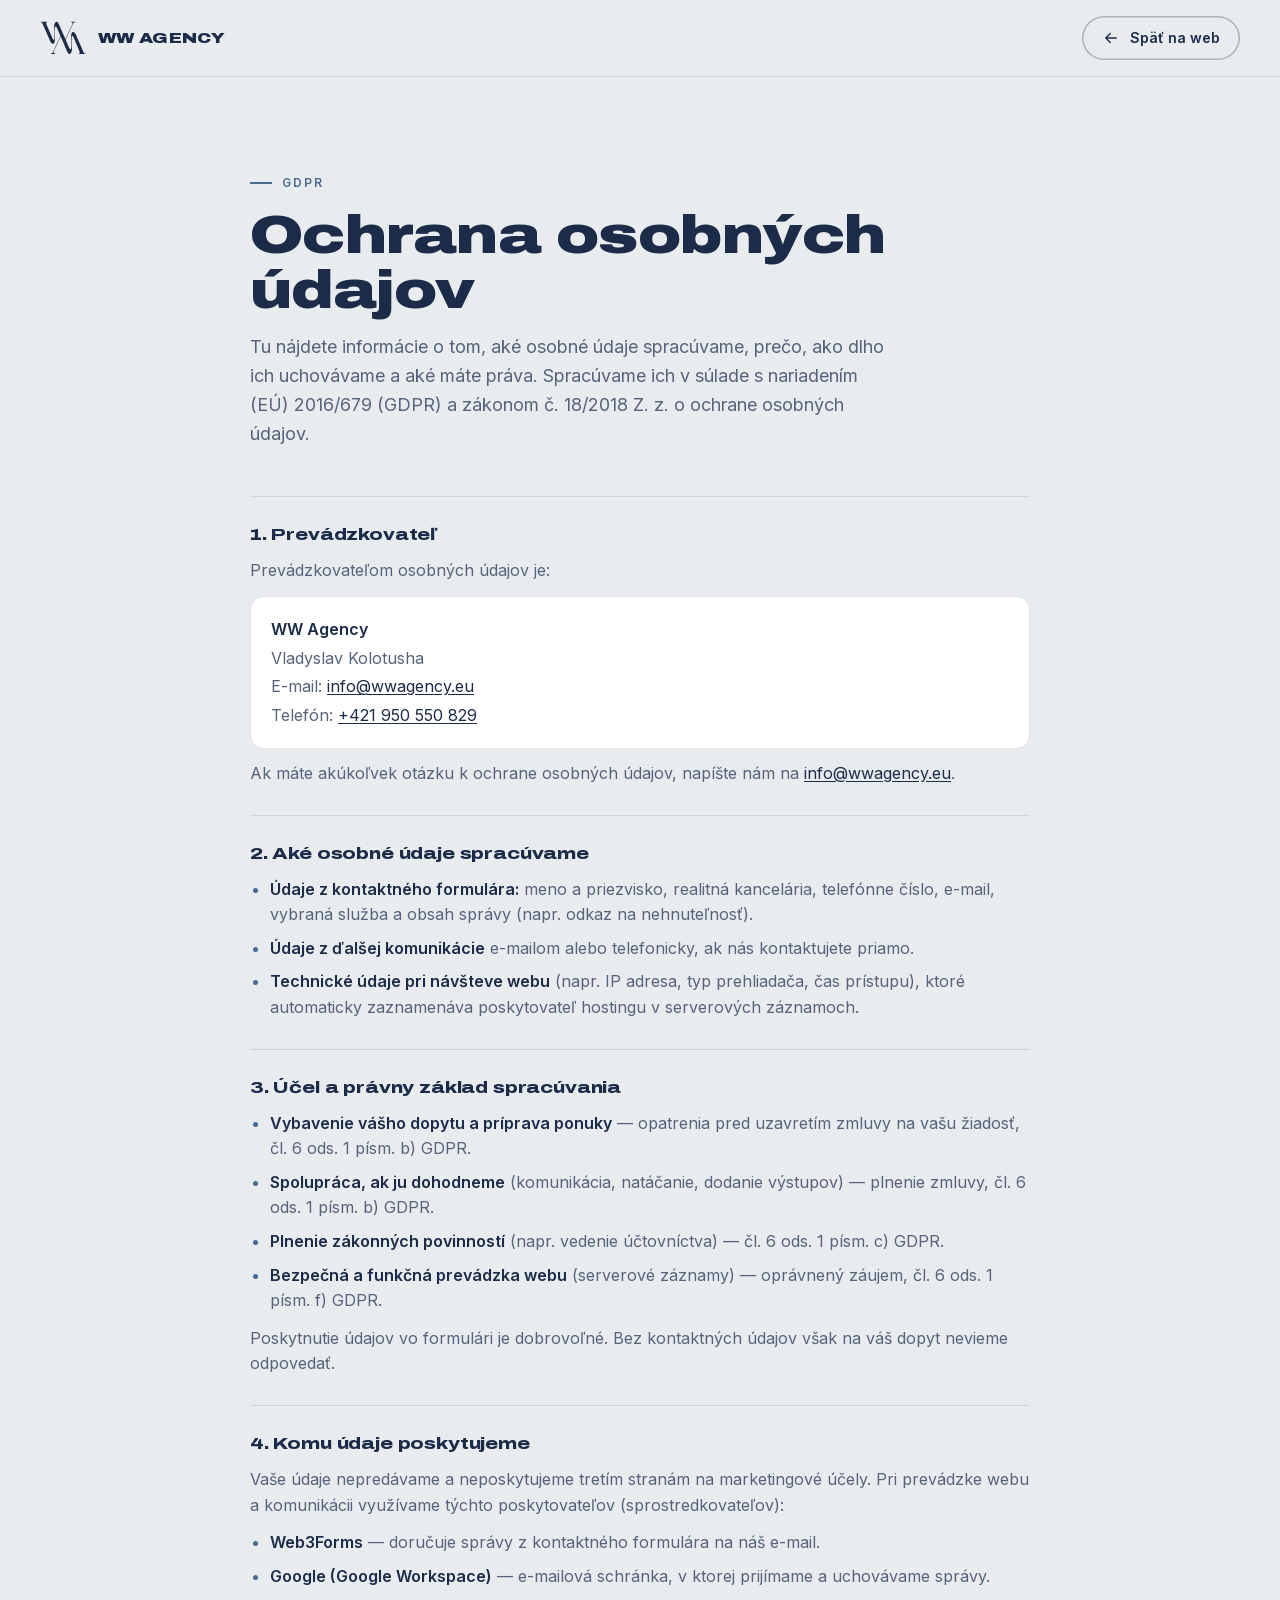
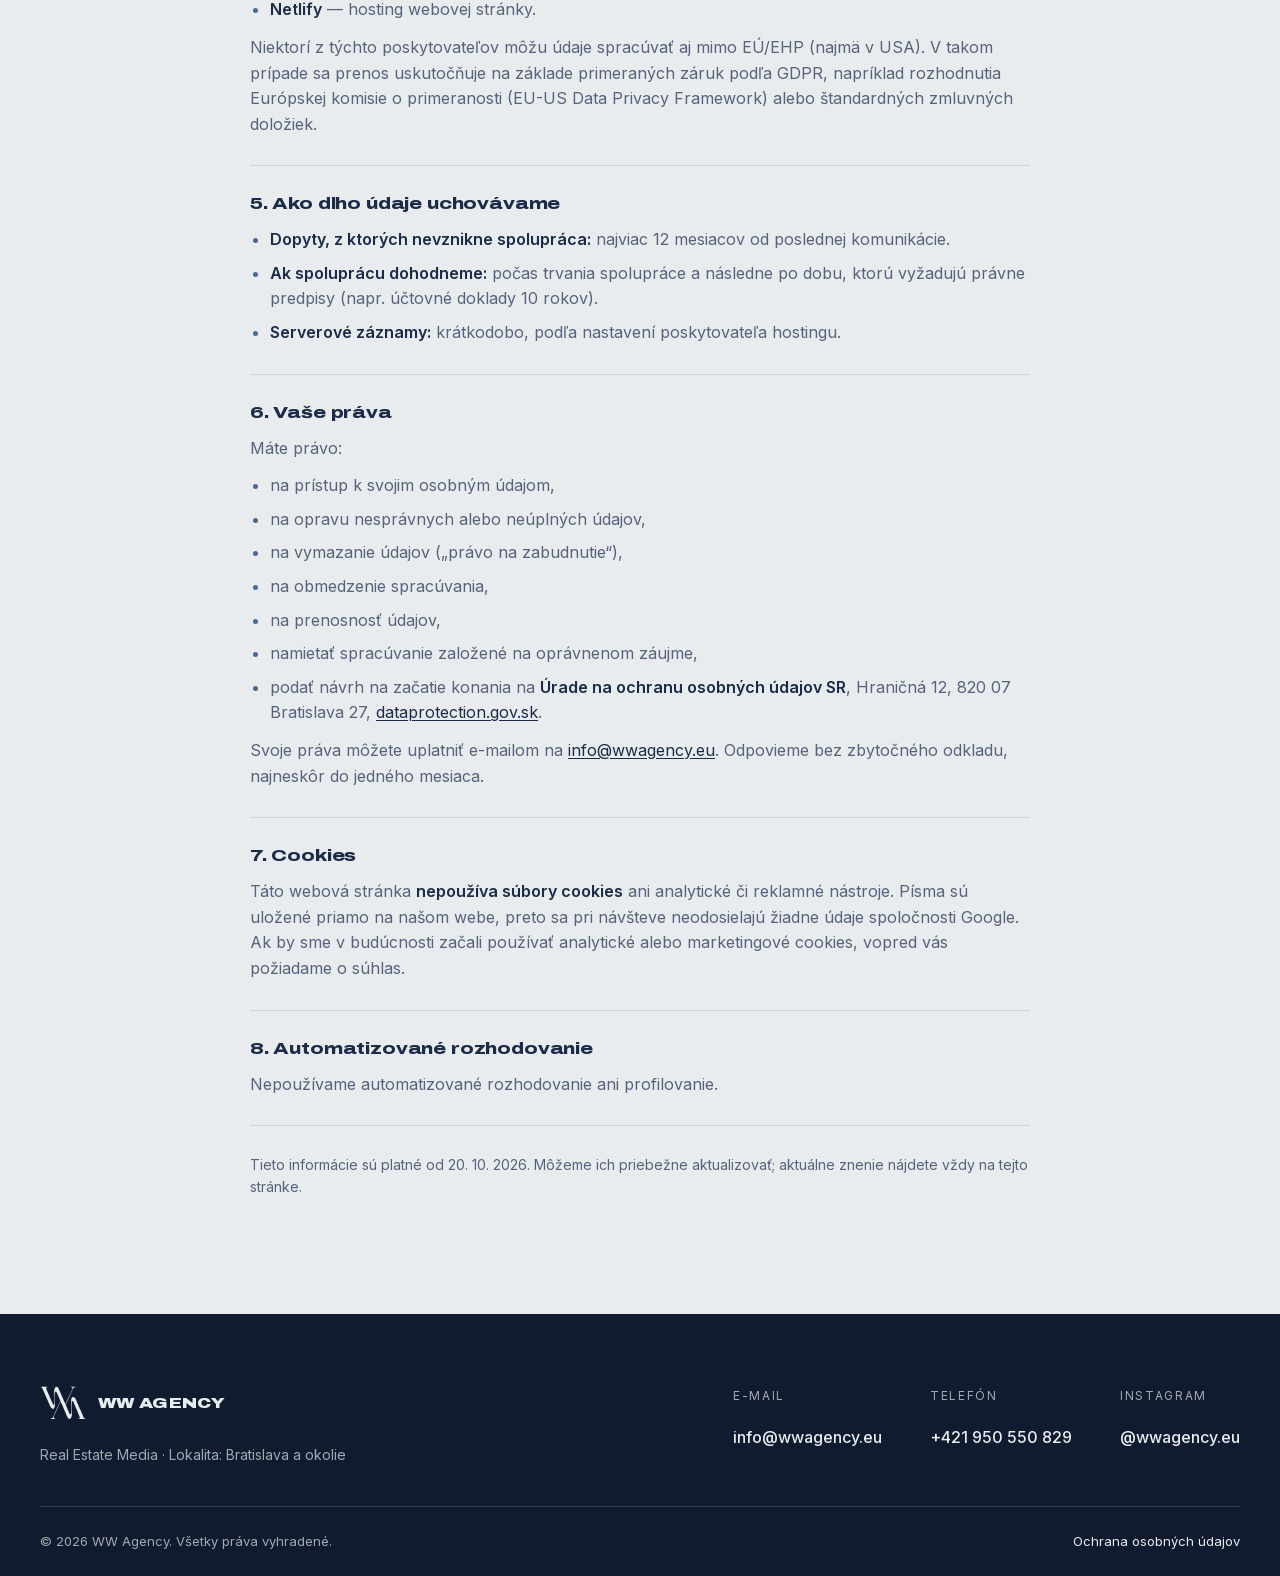
<file: public/ochrana-osobnych-udajov.html>
<!doctype html>
<html lang="sk">
<head>
  <meta charset="utf-8">
  <meta name="viewport" content="width=device-width, initial-scale=1">
  <title>Ochrana osobných údajov | WW Agency</title>
  <meta name="description" content="Informácie o spracúvaní osobných údajov na webe wwagency.eu.">
  <link rel="canonical" href="https://wwagency.eu/ochrana-osobnych-udajov">
  <meta name="theme-color" content="#1C2B48">
  <link rel="icon" href="/favicon.ico" sizes="48x48">
  <link rel="icon" href="assets/favicon.svg" type="image/svg+xml">
  <link rel="apple-touch-icon" href="apple-touch-icon.png">
  <link rel="manifest" href="site.webmanifest">
  <link rel="stylesheet" href="css/fonts.css">
  <link rel="stylesheet" href="css/style.css">
</head>
<body>
  <svg width="0" height="0" style="position:absolute" aria-hidden="true">
    <symbol id="logo" viewBox="158 468 357 262"><path fill="currentColor" d="M162.641 473.192C168.22 473.174 213.149 472.294 215.073 474.163C212.877 478.06 201.959 477.78 206.94 489.64C223.452 528.96 240.158 568.25 257.499 607.213C262.738 618.984 268.389 611.545 269.041 602.915C270.554 574.551 266.311 546.205 267.384 517.805C268.083 504.556 269.143 470.731 289.469 473.455C298.729 474.695 306.418 495.911 309.913 503.665C313.243 511.054 316.631 519.284 319.851 526.77L355.623 609.017C364.058 592.216 371.829 572.255 380.18 554.976C389.331 534.8 399.286 514.95 407.746 494.474C415.758 475.083 403.929 480.107 397.013 475.081L396.892 473.906C398.218 472.768 429.431 472.835 432.842 473.345L433.282 474.652C431.813 478.199 426.139 476.139 422.573 478.61C415.278 483.668 412.351 492.787 408.717 500.674L395.587 529.289C382.895 556.957 369.572 585.27 357.47 613.11C363.589 627.579 369.812 642.001 376.138 656.383C379.644 664.487 382.762 673.152 386.792 680.988C387.665 682.687 388.74 684.427 390.3 685.583C391.296 686.325 392.484 686.704 393.723 686.482C398.639 685.601 400.739 677.339 401.333 673.257C405.312 645.942 392.873 576.62 405.171 557.099C406.726 554.63 408.928 552.713 411.849 552.141C418.816 550.777 426.027 556.933 429.926 562.019C437.83 572.327 443.165 588.026 448.47 600.041L478.553 668.568C484.636 682.652 490.437 696.742 497.046 710.586C501.175 719.233 506.296 717.09 510.812 721.102L510.285 722.795L508.634 723.151C502.635 723.163 460.269 723.648 458.357 722.462L458.131 721.464C459.513 719.56 463.48 719.093 466.201 716.594C467.057 714.702 467.314 713.114 467.193 711.053C466.803 704.356 422.495 602.185 416.634 590.17C415.326 587.489 413.846 584.578 411.572 582.599C406.58 581.869 404.9 588.026 404.622 591.954C402.579 620.864 407.383 649.93 406.2 678.921C405.689 691.451 404.71 713.949 392.864 721.411C385.543 726.024 377.44 720.144 373.869 713.75C367.701 703.439 363.279 691.796 358.489 680.667L331.347 617.402C327.851 609.361 322.084 594.979 318.101 587.592L317.815 587.066C306.381 614.307 292.923 640.711 280.949 667.897C275.577 680.089 264.891 698.715 263.685 712.262C262.935 720.67 274.864 718.416 277.128 720.424L277.17 721.931C275.531 723.572 272.776 723.466 270.622 723.169C265.937 722.521 242.491 724.389 239.901 721.978L240.421 720.646C243.231 718.673 247.341 719.21 249.914 717.89C257.793 713.856 262.466 700.706 265.907 693.116L278.443 665.561L316.378 583.167C308.176 563.45 298.979 543.505 290.574 523.804C288.542 519.041 285.665 510.185 280.169 509.368C259.91 515.89 283.492 619.533 268.797 638.264C262.179 646.696 257.912 646.544 248.685 639.269C238.531 631.269 233.645 615.218 228.278 603.674C209.837 564.022 193.659 523.062 175.076 483.54C172.213 477.444 163.67 478.208 162.641 473.192Z"/></symbol>
  </svg>

  <header class="header header--static">
    <div class="container header__inner">
      <a class="brand" href="./" aria-label="WW Agency — hlavná stránka">
        <svg class="brand__mark" aria-hidden="true"><use href="#logo"/></svg>
        <span class="brand__name">WW Agency</span>
      </a>
      <a class="btn btn--ghost btn--sm header__back" href="./">
        <svg class="btn__icon" viewBox="0 0 24 24" aria-hidden="true"><path d="M19 12H5M11 6l-6 6 6 6"/></svg>
        <span>Späť<span class="hide-sm"> na web</span></span>
      </a>
    </div>
  </header>

  <main id="main" class="legal">
    <div class="container legal__inner">
      <span class="eyebrow">GDPR</span>
      <h1 class="h2">Ochrana osobných údajov</h1>
      <p class="lead">Tu nájdete informácie o tom, aké osobné údaje spracúvame, prečo, ako dlho ich uchovávame a aké máte práva. Spracúvame ich v súlade s nariadením (EÚ) 2016/679 (GDPR) a zákonom č. 18/2018 Z. z. o ochrane osobných údajov.</p>

      <div class="legal__body">
        <section>
          <h2 class="h4">1. Prevádzkovateľ</h2>
          <p>Prevádzkovateľom osobných údajov je:</p>
          <p class="legal__card">
            <strong>WW Agency</strong><br>
            Vladyslav Kolotusha<br>
            E-mail: <a href="mailto:info@wwagency.eu">info@wwagency.eu</a><br>
            Telefón: <a href="tel:+421950550829">+421 950 550 829</a>
          </p>
          <p>Ak máte akúkoľvek otázku k ochrane osobných údajov, napíšte nám na <a href="mailto:info@wwagency.eu">info@wwagency.eu</a>.</p>
        </section>

        <section>
          <h2 class="h4">2. Aké osobné údaje spracúvame</h2>
          <ul>
            <li><strong>Údaje z kontaktného formulára:</strong> meno a priezvisko, realitná kancelária, telefónne číslo, e-mail, vybraná služba a obsah správy (napr. odkaz na nehnuteľnosť).</li>
            <li><strong>Údaje z ďalšej komunikácie</strong> e-mailom alebo telefonicky, ak nás kontaktujete priamo.</li>
            <li><strong>Technické údaje pri návšteve webu</strong> (napr. IP adresa, typ prehliadača, čas prístupu), ktoré automaticky zaznamenáva poskytovateľ hostingu v serverových záznamoch.</li>
          </ul>
        </section>

        <section>
          <h2 class="h4">3. Účel a právny základ spracúvania</h2>
          <ul>
            <li><strong>Vybavenie vášho dopytu a príprava ponuky</strong> — opatrenia pred uzavretím zmluvy na vašu žiadosť, čl. 6 ods. 1 písm. b) GDPR.</li>
            <li><strong>Spolupráca, ak ju dohodneme</strong> (komunikácia, natáčanie, dodanie výstupov) — plnenie zmluvy, čl. 6 ods. 1 písm. b) GDPR.</li>
            <li><strong>Plnenie zákonných povinností</strong> (napr. vedenie účtovníctva) — čl. 6 ods. 1 písm. c) GDPR.</li>
            <li><strong>Bezpečná a funkčná prevádzka webu</strong> (serverové záznamy) — oprávnený záujem, čl. 6 ods. 1 písm. f) GDPR.</li>
          </ul>
          <p>Poskytnutie údajov vo formulári je dobrovoľné. Bez kontaktných údajov však na váš dopyt nevieme odpovedať.</p>
        </section>

        <section>
          <h2 class="h4">4. Komu údaje poskytujeme</h2>
          <p>Vaše údaje nepredávame a neposkytujeme tretím stranám na marketingové účely. Pri prevádzke webu a komunikácii využívame týchto poskytovateľov (sprostredkovateľov):</p>
          <ul>
            <li><strong>Web3Forms</strong> — doručuje správy z kontaktného formulára na náš e-mail.</li>
            <li><strong>Google (Google Workspace)</strong> — e-mailová schránka, v ktorej prijímame a uchovávame správy.</li>
            <li><strong>Netlify</strong> — hosting webovej stránky.</li>
          </ul>
          <p>Niektorí z týchto poskytovateľov môžu údaje spracúvať aj mimo EÚ/EHP (najmä v USA). V takom prípade sa prenos uskutočňuje na základe primeraných záruk podľa GDPR, napríklad rozhodnutia Európskej komisie o primeranosti (EU-US Data Privacy Framework) alebo štandardných zmluvných doložiek.</p>
        </section>

        <section>
          <h2 class="h4">5. Ako dlho údaje uchovávame</h2>
          <ul>
            <li><strong>Dopyty, z ktorých nevznikne spolupráca:</strong> najviac 12 mesiacov od poslednej komunikácie.</li>
            <li><strong>Ak spoluprácu dohodneme:</strong> počas trvania spolupráce a následne po dobu, ktorú vyžadujú právne predpisy (napr. účtovné doklady 10 rokov).</li>
            <li><strong>Serverové záznamy:</strong> krátkodobo, podľa nastavení poskytovateľa hostingu.</li>
          </ul>
        </section>

        <section>
          <h2 class="h4">6. Vaše práva</h2>
          <p>Máte právo:</p>
          <ul>
            <li>na prístup k svojim osobným údajom,</li>
            <li>na opravu nesprávnych alebo neúplných údajov,</li>
            <li>na vymazanie údajov („právo na zabudnutie“),</li>
            <li>na obmedzenie spracúvania,</li>
            <li>na prenosnosť údajov,</li>
            <li>namietať spracúvanie založené na oprávnenom záujme,</li>
            <li>podať návrh na začatie konania na <strong>Úrade na ochranu osobných údajov SR</strong>, Hraničná 12, 820 07 Bratislava 27, <a href="https://dataprotection.gov.sk" target="_blank" rel="noopener">dataprotection.gov.sk</a>.</li>
          </ul>
          <p>Svoje práva môžete uplatniť e-mailom na <a href="mailto:info@wwagency.eu">info@wwagency.eu</a>. Odpovieme bez zbytočného odkladu, najneskôr do jedného mesiaca.</p>
        </section>

        <section>
          <h2 class="h4">7. Cookies</h2>
          <p>Táto webová stránka <strong>nepoužíva súbory cookies</strong> ani analytické či reklamné nástroje. Písma sú uložené priamo na našom webe, preto sa pri návšteve neodosielajú žiadne údaje spoločnosti Google. Ak by sme v budúcnosti začali používať analytické alebo marketingové cookies, vopred vás požiadame o súhlas.</p>
        </section>

        <section>
          <h2 class="h4">8. Automatizované rozhodovanie</h2>
          <p>Nepoužívame automatizované rozhodovanie ani profilovanie.</p>
        </section>

        <p class="legal__date">Tieto informácie sú platné od 20. 10. 2026. Môžeme ich priebežne aktualizovať; aktuálne znenie nájdete vždy na tejto stránke.</p>
      </div>
    </div>
  </main>

  <footer class="footer">
    <div class="container footer__inner">
      <div class="footer__brand">
        <a class="brand brand--light" href="./">
          <svg class="brand__mark" aria-hidden="true"><use href="#logo"/></svg>
          <span class="brand__name">WW Agency</span>
        </a>
        <p class="footer__tag">Real Estate Media · Lokalita: Bratislava a okolie</p>
      </div>
      <ul class="footer__links">
        <li><span>E-mail</span><a href="mailto:info@wwagency.eu">info@wwagency.eu</a></li>
        <li><span>Telefón</span><a href="tel:+421950550829">+421 950 550 829</a></li>
        <li><span>Instagram</span><a href="https://www.instagram.com/wwagency.eu/" target="_blank" rel="noopener">@wwagency.eu</a></li>
      </ul>
    </div>
    <div class="container footer__bottom">
      <div class="footer__bottom-inner">
        <p>© 2026 WW Agency. Všetky práva vyhradené.</p>
        <a href="ochrana-osobnych-udajov.html" aria-current="page">Ochrana osobných údajov</a>
      </div>
    </div>
  </footer>
</body>
</html>
</file>
<file: public/css/fonts.css>
/* Self-hosted fonts (no requests to Google → GDPR-friendly).
   Archivo, Inter, Italianno — SIL Open Font License. Subsets: latin + latin-ext (Slovak). */

/* Archivo — latin-ext */
@font-face {
  font-family: 'Archivo';
  font-style: normal;
  font-weight: 500 900;
  font-stretch: 62% 125%;
  font-display: swap;
  src: url(../fonts/archivo-latin-ext.woff2) format('woff2');
  unicode-range: U+0100-02BA, U+02BD-02C5, U+02C7-02CC, U+02CE-02D7, U+02DD-02FF, U+0304, U+0308, U+0329, U+1D00-1DBF, U+1E00-1E9F, U+1EF2-1EFF, U+2020, U+20A0-20AB, U+20AD-20C4, U+2113, U+2C60-2C7F, U+A720-A7FF;
}

/* Archivo — latin */
@font-face {
  font-family: 'Archivo';
  font-style: normal;
  font-weight: 500 900;
  font-stretch: 62% 125%;
  font-display: swap;
  src: url(../fonts/archivo-latin.woff2) format('woff2');
  unicode-range: U+0000-00FF, U+0131, U+0152-0153, U+02BB-02BC, U+02C6, U+02DA, U+02DC, U+0304, U+0308, U+0329, U+2000-206F, U+20AC, U+2122, U+2191, U+2193, U+2212, U+2215, U+FEFF, U+FFFD;
}

/* Inter — latin-ext */
@font-face {
  font-family: 'Inter';
  font-style: normal;
  font-weight: 400 600;
  font-display: swap;
  src: url(../fonts/inter-latin-ext.woff2) format('woff2');
  unicode-range: U+0100-02BA, U+02BD-02C5, U+02C7-02CC, U+02CE-02D7, U+02DD-02FF, U+0304, U+0308, U+0329, U+1D00-1DBF, U+1E00-1E9F, U+1EF2-1EFF, U+2020, U+20A0-20AB, U+20AD-20C4, U+2113, U+2C60-2C7F, U+A720-A7FF;
}

/* Inter — latin */
@font-face {
  font-family: 'Inter';
  font-style: normal;
  font-weight: 400 600;
  font-display: swap;
  src: url(../fonts/inter-latin.woff2) format('woff2');
  unicode-range: U+0000-00FF, U+0131, U+0152-0153, U+02BB-02BC, U+02C6, U+02DA, U+02DC, U+0304, U+0308, U+0329, U+2000-206F, U+20AC, U+2122, U+2191, U+2193, U+2212, U+2215, U+FEFF, U+FFFD;
}

/* Italianno — latin-ext */
@font-face {
  font-family: 'Italianno';
  font-style: normal;
  font-weight: 400;
  font-display: swap;
  src: url(../fonts/italianno-latin-ext.woff2) format('woff2');
  unicode-range: U+0100-02BA, U+02BD-02C5, U+02C7-02CC, U+02CE-02D7, U+02DD-02FF, U+0304, U+0308, U+0329, U+1D00-1DBF, U+1E00-1E9F, U+1EF2-1EFF, U+2020, U+20A0-20AB, U+20AD-20C4, U+2113, U+2C60-2C7F, U+A720-A7FF;
}

/* Italianno — latin */
@font-face {
  font-family: 'Italianno';
  font-style: normal;
  font-weight: 400;
  font-display: swap;
  src: url(../fonts/italianno-latin.woff2) format('woff2');
  unicode-range: U+0000-00FF, U+0131, U+0152-0153, U+02BB-02BC, U+02C6, U+02DA, U+02DC, U+0304, U+0308, U+0329, U+2000-206F, U+20AC, U+2122, U+2191, U+2193, U+2212, U+2215, U+FEFF, U+FFFD;
}
</file>
<file: public/css/style.css>
/* =========================================================
   WW Agency — wwagency.eu
   Brand: palette & type from the Figma brand board
   ========================================================= */

:root {
  /* palette (Figma) */
  --navy: #1c2b48;
  --blue-300: #8eb1d1;
  --blue-200: #a7c7e7;
  --blue-100: #c4d8e5;
  --mist: #e8ecef;

  /* derived */
  --navy-950: #111b2f;
  --navy-800: #24365a;
  --blue-600: #4a6a92;       /* brand blue dark enough for text on mist */
  --white: #ffffff;
  --ink: var(--navy);
  --muted: #56637b;
  --line: rgba(28, 43, 72, 0.12);
  --on-dark: var(--mist);
  --on-dark-muted: rgba(232, 236, 239, 0.68);
  --line-dark: rgba(232, 236, 239, 0.14);
  --danger: #b4232f;

  /* type: Halvar Breitschrift → Archivo Expanded, Blauer Nue → Inter, Italianno */
  --font-display: "Archivo", "Arial Black", system-ui, sans-serif;
  --font-body: "Inter", system-ui, -apple-system, "Segoe UI", sans-serif;
  --font-script: "Italianno", cursive;

  --container: 1240px;
  --gutter: clamp(16px, 4vw, 40px);
  --radius-sm: 14px;
  --radius: 24px;
  --radius-lg: 32px;
  --header-h: 76px;
  --ease: cubic-bezier(0.22, 1, 0.36, 1);
  --shadow: 0 24px 60px -28px rgba(28, 43, 72, 0.45);
}

/* ---------- reset ---------- */
*, *::before, *::after { box-sizing: border-box; }
html { -webkit-text-size-adjust: 100%; scroll-behavior: smooth; scroll-padding-top: var(--header-h); }
body {
  margin: 0;
  font-family: var(--font-body);
  font-size: 16px;
  line-height: 1.6;
  color: var(--ink);
  background: var(--mist);
  -webkit-font-smoothing: antialiased;
  text-rendering: optimizeLegibility;
  overflow-x: hidden;
}
img, video, svg { display: block; max-width: 100%; }
a { color: inherit; text-decoration: none; }
button { font: inherit; color: inherit; background: none; border: 0; padding: 0; cursor: pointer; }
ul, ol { list-style: none; margin: 0; padding: 0; }
h1, h2, h3, h4, p, figure { margin: 0; }
input, select, textarea { font: inherit; color: inherit; }
:focus-visible { outline: 2px solid var(--blue-600); outline-offset: 3px; border-radius: 6px; }
.section--dark :focus-visible, .footer :focus-visible, .modal :focus-visible { outline-color: var(--blue-200); }

/* icons */
.btn__icon, .round-btn svg, .service__cta svg, .icon-tile svg, .modal svg, .sound-btn svg {
  fill: none; stroke: currentColor; stroke-width: 1.8; stroke-linecap: round; stroke-linejoin: round;
}

.skip-link {
  position: absolute; left: 16px; top: -60px; z-index: 100;
  background: var(--navy); color: var(--mist); padding: 10px 16px; border-radius: 10px;
}
.skip-link:focus { top: 12px; }

.container { width: 100%; max-width: calc(var(--container) + var(--gutter) * 2); margin-inline: auto; padding-inline: var(--gutter); }

/* ---------- type ---------- */
.h1, .h2, .h3, .h4, .hero__title, .brand__name, .service__num, .step__num, .ph__title, .ph__hook, .carousel-ctrl__count {
  font-family: var(--font-display);
  font-stretch: 125%;
  letter-spacing: -0.01em;
}
.h2 { font-size: clamp(2rem, 1.25rem + 2.6vw, 3.4rem); font-weight: 900; line-height: 1.02; }
.h3 { font-size: clamp(1.25rem, 1.05rem + 0.6vw, 1.55rem); font-weight: 800; line-height: 1.15; }
.h4 { font-size: 1.05rem; font-weight: 800; line-height: 1.25; }
.lead { font-size: clamp(1rem, 0.95rem + 0.25vw, 1.125rem); color: var(--muted); max-width: 58ch; }
.section--dark .lead { color: var(--on-dark-muted); }
.script { font-family: var(--font-script); font-weight: 400; letter-spacing: 0; }

.eyebrow {
  display: inline-flex; align-items: center; gap: 10px;
  font-size: 12px; font-weight: 600; letter-spacing: 0.16em; text-transform: uppercase;
  color: var(--blue-600); margin-bottom: 16px;
}
.eyebrow::before { content: ""; width: 22px; height: 1.5px; background: currentColor; }
.section--dark .eyebrow { color: var(--blue-200); }

.badge {
  display: inline-flex; align-items: center; gap: 10px;
  padding: 8px 14px 8px 12px; border-radius: 999px;
  border: 1px solid rgba(28, 43, 72, 0.18);
  background: rgba(255, 255, 255, 0.55);
  backdrop-filter: blur(8px); -webkit-backdrop-filter: blur(8px);
  font-size: 12px; font-weight: 600; letter-spacing: 0.16em; text-transform: uppercase;
}
.badge::before { content: ""; width: 7px; height: 7px; border-radius: 50%; background: var(--navy); box-shadow: 0 0 0 4px rgba(28, 43, 72, 0.12); }

.chip {
  display: inline-flex; align-items: center; height: 30px; padding: 0 12px; border-radius: 999px;
  background: var(--navy); color: var(--mist); font-size: 13px; font-weight: 600;
}

/* ---------- buttons ---------- */
.btn {
  --btn-bg: var(--navy); --btn-fg: var(--mist);
  display: inline-flex; align-items: center; justify-content: center; gap: 10px;
  height: 54px; padding: 0 26px; border-radius: 999px;
  background: var(--btn-bg); color: var(--btn-fg);
  font-weight: 600; font-size: 15px; white-space: nowrap;
  transition: transform 0.35s var(--ease), background-color 0.25s, color 0.25s, box-shadow 0.35s var(--ease);
}
.btn:hover { transform: translateY(-2px); box-shadow: 0 14px 30px -14px rgba(28, 43, 72, 0.7); }
.btn:active { transform: translateY(0); }
.btn--primary:hover { --btn-bg: var(--navy-800); }
.btn--ghost { --btn-bg: transparent; --btn-fg: var(--navy); box-shadow: inset 0 0 0 1.5px rgba(28, 43, 72, 0.3); }
.btn--ghost:hover { --btn-bg: rgba(255, 255, 255, 0.6); box-shadow: inset 0 0 0 1.5px var(--navy); }
.btn--sm { height: 44px; padding: 0 20px; font-size: 14px; }
.btn--block { width: 100%; }
.btn__icon { width: 18px; height: 18px; transition: transform 0.35s var(--ease); }
.btn:hover .btn__icon { transform: translateX(3px); }
.section--dark .btn--primary { --btn-bg: var(--mist); --btn-fg: var(--navy); }
.section--dark .btn--primary:hover { --btn-bg: var(--white); }
.section--dark .form .btn--primary { --btn-bg: var(--navy); --btn-fg: var(--mist); }
.section--dark .form .btn--primary:hover { --btn-bg: var(--navy-800); }

.round-btn {
  display: inline-grid; place-items: center; width: 48px; height: 48px; border-radius: 50%;
  border: 1.5px solid currentColor; opacity: 0.9;
  transition: background-color 0.25s, color 0.25s, opacity 0.25s, transform 0.3s var(--ease);
}
.round-btn svg { width: 20px; height: 20px; }
.round-btn:hover:not(:disabled) { background: var(--mist); color: var(--navy); border-color: var(--mist); }
.round-btn:disabled { opacity: 0.3; cursor: default; }

/* ---------- surfaces ---------- */
.section { position: relative; padding-block: clamp(80px, 10vw, 136px); }
.section--dark { background: var(--navy); color: var(--on-dark); isolation: isolate; overflow: hidden; overflow: clip; }
.section--glass { position: relative; isolation: isolate; overflow: hidden; overflow: clip; background: var(--mist); }

/* blurred navy blobs + ribbed glass texture (as on the Instagram posts).
   overflow: clip (not just hidden) so the oversized blobs never make the section scrollable from inside */
.section--glass::before, .section--dark::before {
  content: ""; position: absolute; inset: -10%; z-index: -2; pointer-events: none;
  background:
    radial-gradient(38% 42% at 96% 4%, rgba(28, 43, 72, 0.75), transparent 70%),
    radial-gradient(32% 40% at 4% 98%, rgba(28, 43, 72, 0.6), transparent 70%);
  filter: blur(50px);
}
.section--dark::before {
  background:
    radial-gradient(36% 40% at 92% 0%, rgba(142, 177, 209, 0.28), transparent 70%),
    radial-gradient(30% 36% at 0% 100%, rgba(167, 199, 231, 0.18), transparent 70%);
}
.section--glass::after, .section--dark::after {
  content: ""; position: absolute; inset: 0; z-index: -1; pointer-events: none;
  background: repeating-linear-gradient(90deg,
    rgba(255, 255, 255, 0) 0 9px,
    rgba(255, 255, 255, 0.32) 10px,
    rgba(28, 43, 72, 0.035) 11px,
    rgba(255, 255, 255, 0) 13px);
}
.section--dark::after { opacity: 0.18; }

.card {
  background: var(--white);
  border: 1px solid var(--line);
  border-radius: var(--radius);
}

.section-head { margin-bottom: clamp(36px, 5vw, 64px); }
.section-head .lead { margin-top: 16px; }
.section-head--split { display: flex; flex-wrap: wrap; align-items: flex-end; justify-content: space-between; gap: 24px 48px; }

/* ---------- header ---------- */
.header {
  position: fixed; inset: 0 0 auto; z-index: 50; height: var(--header-h);
  transition: background-color 0.3s, box-shadow 0.3s, backdrop-filter 0.3s;
}
.header.is-scrolled {
  background: rgba(232, 236, 239, 0.9);
  backdrop-filter: blur(16px) saturate(1.4); -webkit-backdrop-filter: blur(16px) saturate(1.4);
  box-shadow: 0 1px 0 var(--line);
}
.header__inner { height: 100%; display: flex; align-items: center; gap: 32px; }

.brand { display: inline-flex; align-items: center; gap: 12px; flex-shrink: 0; }
.brand__mark { width: 46px; height: 34px; color: var(--navy); }
.brand__name { font-weight: 900; font-size: 15px; letter-spacing: 0.02em; text-transform: uppercase; }
.brand--light .brand__mark, .brand--light { color: var(--mist); }

.nav { margin-left: auto; }
.nav__list { display: flex; gap: 4px; }
.nav__link {
  position: relative; display: inline-flex; align-items: center; height: 40px; padding: 0 14px; border-radius: 999px;
  font-size: 15px; font-weight: 500; color: var(--muted);
  transition: color 0.2s, background-color 0.2s;
}
.nav__link:hover { color: var(--navy); background: rgba(28, 43, 72, 0.06); }
.nav__link.is-active { color: var(--navy); }
.nav__link.is-active::after {
  content: ""; position: absolute; left: 50%; bottom: 4px; width: 4px; height: 4px; margin-left: -2px;
  border-radius: 50%; background: var(--navy);
}
.nav__cta-mobile { display: none; }

.burger { display: none; flex-shrink: 0; width: 48px; height: 48px; margin-left: auto; border-radius: 50%; position: relative; }
.burger span {
  position: absolute; left: 14px; right: 14px; height: 2px; border-radius: 2px; background: var(--navy);
  transition: transform 0.35s var(--ease), top 0.35s var(--ease);
}
.burger span:first-child { top: 19px; }
.burger span:last-child { top: 27px; }
.burger[aria-expanded="true"] span:first-child { top: 23px; transform: rotate(45deg); }
.burger[aria-expanded="true"] span:last-child { top: 23px; transform: rotate(-45deg); }

/* ---------- hero ---------- */
.hero { padding-top: calc(var(--header-h) + clamp(32px, 6vw, 72px)); padding-bottom: clamp(64px, 8vw, 112px); min-height: min(100svh, 980px); display: flex; align-items: center; }
.hero__grid { display: grid; grid-template-columns: minmax(0, 1.35fr) minmax(0, 0.65fr); align-items: center; gap: clamp(40px, 6vw, 96px); }
.hero__title {
  margin-top: 28px;
  font-size: clamp(2.05rem, 0.9rem + 3.3vw, 3.75rem);
  font-weight: 900; line-height: 1.04;
  text-wrap: balance;
}
.hero__title-accent { color: var(--blue-600); }
.hero__lead { margin-top: 24px; font-size: clamp(1.02rem, 0.95rem + 0.3vw, 1.2rem); color: var(--muted); max-width: 54ch; }
.hero__actions { margin-top: 36px; display: flex; flex-wrap: wrap; gap: 12px; }
.hero__facts {
  margin-top: clamp(40px, 5vw, 56px); padding-top: 28px; border-top: 1px solid var(--line);
  display: grid; grid-template-columns: repeat(3, auto); justify-content: start; gap: 16px clamp(36px, 5.5vw, 80px);
}
.hero__facts li { display: flex; flex-direction: column; gap: 4px; }
.hero__facts strong { font-family: var(--font-display); font-stretch: 125%; font-weight: 800; font-size: 0.98rem; line-height: 1.25; }
.hero__facts span { font-size: 13.5px; color: var(--muted); }

.hero__media { display: flex; justify-content: center; }
.phone-frame {
  position: relative; width: min(100%, 360px); aspect-ratio: 9 / 16;
  border-radius: var(--radius-lg); overflow: hidden; isolation: isolate;
  background: var(--navy);
  box-shadow: 0 0 0 8px rgba(255, 255, 255, 0.55), 0 40px 80px -30px rgba(28, 43, 72, 0.65);
  transform: rotate(1.5deg);
  transition: transform 0.6s var(--ease);
}
.phone-frame:hover { transform: rotate(0deg); }
.phone-frame__video { position: absolute; inset: 0; width: 100%; height: 100%; object-fit: cover; z-index: 1; opacity: 0; visibility: hidden; transition: opacity 0.4s; }
.phone-frame.is-ready .phone-frame__video { opacity: 1; visibility: visible; }
.phone-frame__placeholder { z-index: 0; }

.play-btn {
  position: absolute; z-index: 3; left: 50%; top: 50%; width: 76px; height: 76px; margin: -38px 0 0 -38px;
  display: grid; place-items: center; border-radius: 50%;
  background: rgba(232, 236, 239, 0.9); color: var(--navy);
  box-shadow: 0 0 0 10px rgba(232, 236, 239, 0.22);
  transition: transform 0.35s var(--ease), opacity 0.3s, box-shadow 0.35s var(--ease);
}
.play-btn:hover { transform: scale(1.06); box-shadow: 0 0 0 14px rgba(232, 236, 239, 0.25); }
.play-btn svg { width: 30px; height: 30px; fill: currentColor; }
.play-btn .i-pause { display: none; }
.phone-frame.is-playing .play-btn { opacity: 0; }
.phone-frame.is-playing:hover .play-btn, .phone-frame.is-playing .play-btn:focus-visible { opacity: 1; }
.phone-frame.is-playing .play-btn .i-play { display: none; }
.phone-frame.is-playing .play-btn .i-pause { display: block; }
.phone-frame:not(.has-video) .play-btn { top: auto; bottom: 28px; margin-top: 0; pointer-events: none; }

.sound-btn {
  position: absolute; z-index: 3; right: 14px; top: 14px;
  display: inline-flex; align-items: center; gap: 6px; height: 36px; padding: 0 12px 0 10px; border-radius: 999px;
  background: rgba(17, 27, 47, 0.55); color: var(--mist); font-size: 13px; font-weight: 600;
  backdrop-filter: blur(8px); -webkit-backdrop-filter: blur(8px);
  transition: background-color 0.2s;
}
.sound-btn:hover { background: rgba(17, 27, 47, 0.8); }
.sound-btn svg { width: 18px; height: 18px; }
.sound-btn .i-on { display: none; }
.sound-btn[aria-pressed="true"] .i-on { display: block; }
.sound-btn[aria-pressed="true"] .i-off { display: none; }
.phone-frame:not(.has-video) .sound-btn { display: none; }

/* ---------- placeholders (until real media is added) ---------- */
.ph {
  position: absolute; inset: 0; z-index: 0; display: grid; place-items: center; align-content: center; gap: 22px;
  padding: 28px; text-align: center; overflow: hidden;
}
.ph::after {
  content: ""; position: absolute; inset: 0; pointer-events: none;
  background: repeating-linear-gradient(90deg, rgba(255, 255, 255, 0) 0 7px, rgba(255, 255, 255, 0.08) 8px, rgba(255, 255, 255, 0) 10px);
}
.ph--dark {
  color: var(--mist);
  background:
    radial-gradient(60% 40% at 80% 10%, rgba(142, 177, 209, 0.55), transparent 70%),
    radial-gradient(60% 45% at 10% 95%, rgba(167, 199, 231, 0.35), transparent 70%),
    linear-gradient(160deg, var(--navy-800), var(--navy-950));
}
.ph--v2 { background: radial-gradient(70% 45% at 20% 15%, rgba(167, 199, 231, 0.5), transparent 70%), radial-gradient(60% 40% at 90% 90%, rgba(142, 177, 209, 0.4), transparent 70%), linear-gradient(200deg, var(--navy), var(--navy-950)); }
.ph--v3 { background: radial-gradient(80% 50% at 50% 0%, rgba(196, 216, 229, 0.45), transparent 70%), linear-gradient(180deg, var(--navy-800), var(--navy-950)); }
.ph--v4 { background: radial-gradient(60% 50% at 100% 60%, rgba(142, 177, 209, 0.55), transparent 70%), radial-gradient(50% 40% at 0% 20%, rgba(167, 199, 231, 0.3), transparent 70%), linear-gradient(140deg, var(--navy-950), var(--navy)); }
.ph--v5 { background: radial-gradient(70% 40% at 30% 100%, rgba(167, 199, 231, 0.45), transparent 70%), radial-gradient(40% 30% at 85% 15%, rgba(232, 236, 239, 0.3), transparent 70%), linear-gradient(170deg, #0d1527, var(--navy)); }
.ph__logo { width: 72px; height: 54px; opacity: 0.9; position: relative; z-index: 1; }
.ph__hook { position: relative; z-index: 1; font-weight: 800; font-size: clamp(1.1rem, 0.9rem + 0.6vw, 1.35rem); line-height: 1.2; text-wrap: balance; }
.ph__title { position: relative; z-index: 1; font-weight: 900; font-size: 1.35rem; line-height: 1.05; text-transform: uppercase; text-wrap: balance; opacity: 0.95; margin-bottom: 140px; }
.ph--light {
  color: var(--navy);
  background:
    radial-gradient(60% 60% at 85% 10%, rgba(142, 177, 209, 0.65), transparent 70%),
    radial-gradient(60% 60% at 10% 100%, rgba(28, 43, 72, 0.35), transparent 70%),
    linear-gradient(180deg, var(--blue-100), var(--mist));
}
.ph__label {
  position: relative; z-index: 1; padding: 8px 14px; border-radius: 999px;
  background: rgba(255, 255, 255, 0.65); font-size: 13px; font-weight: 600;
}

.media-img { position: absolute; inset: 0; width: 100%; height: 100%; object-fit: cover; z-index: 1; transition: transform 0.8s var(--ease); }
.media-img.is-missing { display: none; }

/* ---------- why ---------- */
.why { background: var(--white); }
.why__motto { display: flex; align-items: center; gap: 16px; max-width: 420px; color: var(--muted); font-size: 15px; line-height: 1.45; }
.why__motto .script { font-size: 3.4rem; line-height: 0.8; color: var(--blue-600); flex-shrink: 0; transform: translateY(-4px); }
.why__grid { display: grid; grid-template-columns: repeat(4, minmax(0, 1fr)); gap: 20px; }
.why-card {
  display: flex; flex-direction: column; gap: 14px; padding: 28px 26px 32px;
  background: var(--mist); border-color: transparent;
  transition: transform 0.45s var(--ease), box-shadow 0.45s var(--ease), background-color 0.3s;
}
.why-card:hover { transform: translateY(-6px); background: var(--white); box-shadow: var(--shadow); border-color: var(--line); }
.why-card p { color: var(--muted); font-size: 15px; }
.why-card p strong { color: var(--navy); font-weight: 600; }
.why-card::after { content: ""; width: 36px; height: 2px; margin-top: auto; background: rgba(28, 43, 72, 0.2); border-radius: 2px; transition: width 0.45s var(--ease), background-color 0.3s; }
.why-card:hover::after { width: 64px; background: var(--navy); }
.icon-tile {
  display: grid; place-items: center; width: 52px; height: 52px; margin-bottom: 10px; border-radius: 16px;
  background: var(--navy); color: var(--blue-100);
  box-shadow: 0 10px 22px -10px rgba(28, 43, 72, 0.6);
}
.icon-tile svg { width: 24px; height: 24px; }

/* ---------- works: reels ---------- */
.carousel-ctrl { display: flex; align-items: center; gap: 12px; }
.carousel-ctrl__count { margin-right: 12px; font-size: 15px; font-weight: 700; color: var(--on-dark-muted); font-variant-numeric: tabular-nums; }
.carousel-ctrl__count b { color: var(--mist); font-weight: 900; }

.reels { --bleed: max(var(--gutter), calc((100vw - var(--container)) / 2)); }
.reels__track {
  display: flex; gap: clamp(14px, 1.6vw, 22px);
  overflow-x: auto; overscroll-behavior-x: contain;
  scroll-snap-type: x mandatory; scroll-padding-inline: var(--bleed);
  padding: 8px var(--bleed) 24px;
  scrollbar-width: none;
}
.reels__track::-webkit-scrollbar { display: none; }
.reel { flex: 0 0 clamp(220px, 21vw, 280px); scroll-snap-align: start; }
.reel__btn {
  position: relative; display: block; width: 100%; aspect-ratio: 9 / 16; border-radius: 22px; overflow: hidden; isolation: isolate;
  text-align: left; background: var(--navy-800);
  box-shadow: 0 0 0 1px var(--line-dark);
  transition: transform 0.5s var(--ease), box-shadow 0.5s var(--ease);
}
.reel__btn::after {
  content: ""; position: absolute; inset: 45% 0 0; z-index: 2; pointer-events: none;
  background: linear-gradient(180deg, transparent, rgba(10, 16, 30, 0.85));
}
.reel__btn:hover { transform: translateY(-6px); box-shadow: 0 0 0 1px rgba(232, 236, 239, 0.3), 0 30px 50px -24px rgba(0, 0, 0, 0.8); }
.reel__btn:hover .media-img { transform: scale(1.05); }
.reel__badge {
  position: absolute; z-index: 3; top: 14px; left: 14px;
  padding: 5px 10px; border-radius: 999px; font-size: 11px; font-weight: 700; letter-spacing: 0.16em; text-transform: uppercase;
  background: rgba(232, 236, 239, 0.18); color: var(--mist); border: 1px solid rgba(232, 236, 239, 0.3);
  backdrop-filter: blur(8px); -webkit-backdrop-filter: blur(8px);
}
.reel__play {
  position: absolute; z-index: 3; left: 50%; top: 50%; width: 58px; height: 58px; margin: -29px 0 0 -29px;
  display: grid; place-items: center; border-radius: 50%; background: rgba(232, 236, 239, 0.92); color: var(--navy);
  transition: transform 0.4s var(--ease);
}
.reel__play svg { width: 22px; height: 22px; fill: currentColor; margin-left: 2px; }
.reel__btn:hover .reel__play { transform: scale(1.1); }
.reel__title { position: absolute; z-index: 3; left: 16px; right: 16px; bottom: 16px; font-size: 14px; font-weight: 600; line-height: 1.35; color: var(--white); }

/* silent preview loop on top of the cover (only while the card is on screen) */
.reel__preview {
  position: absolute; inset: 0; z-index: 1; width: 100%; height: 100%; object-fit: cover; pointer-events: none;
  opacity: 0; transition: transform 0.8s var(--ease);
}
.reel.is-previewing .reel__preview { opacity: 1; }
.reel__btn:hover .reel__preview { transform: scale(1.05); }

/* ---------- works: photos ---------- */
.photos { margin-top: clamp(56px, 7vw, 96px); padding-top: clamp(40px, 5vw, 64px); border-top: 1px solid var(--line-dark); }
.photos__head { display: flex; flex-wrap: wrap; align-items: flex-end; justify-content: space-between; gap: 12px 48px; margin-bottom: 32px; }
.photos__head .lead { max-width: 46ch; }
.photos__grid {
  display: grid; grid-template-columns: repeat(4, minmax(0, 1fr)); grid-auto-rows: clamp(170px, 19vw, 260px);
  grid-auto-flow: dense; gap: clamp(10px, 1.2vw, 16px);
}
.photo--wide { grid-column: span 2; }
.photo--tall { grid-row: span 2; }
.photo__btn { position: relative; display: block; width: 100%; height: 100%; border-radius: 20px; overflow: hidden; isolation: isolate; cursor: zoom-in; }
.photo__btn::after {
  content: ""; position: absolute; inset: 0; z-index: 2; pointer-events: none;
  background: rgba(17, 27, 47, 0); transition: background-color 0.4s;
}
.photo__btn:hover::after { background: rgba(17, 27, 47, 0.18); }
.photo__btn:hover .media-img { transform: scale(1.04); }

/* ---------- services ---------- */
.services__grid { display: grid; grid-template-columns: repeat(2, minmax(0, 1fr)); gap: 20px; }
.service {
  display: flex; flex-direction: column; gap: 18px; padding: clamp(28px, 3vw, 44px);
  background: rgba(255, 255, 255, 0.82); backdrop-filter: blur(10px); -webkit-backdrop-filter: blur(10px);
  transition: transform 0.45s var(--ease), box-shadow 0.45s var(--ease);
}
.service:hover { transform: translateY(-4px); box-shadow: var(--shadow); }
.service p { color: var(--muted); font-size: 15.5px; }
.service__top { display: flex; flex-direction: column; gap: 18px; margin-bottom: 4px; }
.service__num { font-weight: 900; font-size: 15px; color: var(--blue-600); }
.service__num::after { content: ""; display: inline-block; width: 32px; height: 1.5px; margin: 0 0 4px 12px; background: currentColor; vertical-align: middle; }
/* "Vhodné pre" box */
.service .service__fit { color: var(--navy); font-weight: 500; }
.service__fit span { display: block; margin-bottom: 6px; font-size: 13px; font-weight: 500; color: var(--muted); }
.service__fit { padding: 14px 16px; border-radius: var(--radius-sm); background: var(--mist); }

/* package terms */
.service__terms { display: grid; gap: 10px; padding-top: 18px; border-top: 1px solid var(--line); }
.service__terms li { position: relative; padding-left: 26px; font-size: 15px; line-height: 1.45; color: var(--muted); }
.service__terms li::before {
  content: ""; position: absolute; left: 3px; top: 5px; width: 10px; height: 5px;
  border-left: 2px solid var(--blue-600); border-bottom: 2px solid var(--blue-600); transform: rotate(-45deg);
}
.service__terms b { font-weight: 600; color: var(--navy); }

/* price + CTA */
.service__foot {
  margin-top: auto; padding-top: 22px; border-top: 1px solid var(--line);
  display: flex; flex-wrap: wrap; align-items: flex-end; justify-content: space-between; gap: 16px 24px;
}
.service .service__price {
  font-family: var(--font-display); font-stretch: 125%; font-weight: 900; font-size: clamp(1.5rem, 1.2rem + 0.9vw, 1.9rem);
  line-height: 1; color: var(--navy);
}
.service__price span {
  display: block; margin-bottom: 8px;
  font-family: var(--font-body); font-stretch: 100%; font-size: 13px; font-weight: 500; color: var(--muted);
}
.service__cta {
  display: inline-flex; align-items: center; gap: 10px;
  font-weight: 600; font-size: 15px; color: var(--navy);
}
.service__cta svg { width: 18px; height: 18px; transition: transform 0.35s var(--ease); }
.service__cta:hover svg { transform: translateX(4px); }

.service--featured { background: var(--navy); color: var(--mist); border-color: transparent; position: relative; overflow: hidden; isolation: isolate; }
.service--featured::before {
  content: ""; position: absolute; inset: 0; z-index: -1; pointer-events: none;
  background: radial-gradient(60% 50% at 100% 0%, rgba(142, 177, 209, 0.35), transparent 70%);
}
.service--featured p { color: var(--on-dark-muted); }
.service--featured .service__num { color: var(--blue-200); }
.service--featured .service__fit { color: var(--mist); background: rgba(232, 236, 239, 0.08); }
.service--featured .service__fit span, .service--featured .service__price span { color: var(--on-dark-muted); }
.service--featured .service__terms, .service--featured .service__foot { border-color: var(--line-dark); }
.service--featured .service__terms li { color: var(--on-dark-muted); }
.service--featured .service__terms li::before { border-color: var(--blue-200); }
.service--featured .service__terms b, .service--featured .service__price, .service--featured .service__cta { color: var(--mist); }

/* ---------- process ---------- */
.process { background: var(--white); }
.steps { position: relative; display: grid; grid-template-columns: repeat(3, minmax(0, 1fr)); gap: clamp(24px, 4vw, 56px); counter-reset: step; }
.steps::before {
  content: ""; position: absolute; top: 32px; left: 0; right: 0; height: 1px; background: var(--line);
}
.step { position: relative; display: flex; flex-direction: column; align-items: flex-start; gap: 14px; }
.step__num {
  position: relative; display: grid; place-items: center; width: 64px; height: 64px; margin-bottom: 14px; border-radius: 50%;
  background: var(--navy); color: var(--mist); font-weight: 900; font-size: 18px;
  box-shadow: 0 0 0 10px var(--white);
}
.step p { color: var(--muted); max-width: 36ch; }
.step .chip { margin-top: 4px; }

/* ---------- contact ---------- */
.contact__grid { display: grid; grid-template-columns: minmax(0, 0.9fr) minmax(0, 1.1fr); gap: clamp(40px, 6vw, 96px); align-items: start; }
.contact__intro .lead { margin-top: 20px; }
.contact__direct { margin-top: 40px; display: grid; gap: 0; border-top: 1px solid var(--line-dark); }
.contact__direct li { display: flex; justify-content: space-between; gap: 16px; padding: 16px 0; border-bottom: 1px solid var(--line-dark); font-weight: 500; }
.contact__direct span { color: var(--on-dark-muted); font-size: 14px; font-weight: 400; }
.contact__direct a { transition: color 0.2s; }
.contact__direct a:hover { color: var(--blue-200); }

.form { padding: clamp(24px, 3vw, 40px); color: var(--ink); display: grid; gap: 18px; box-shadow: 0 40px 80px -40px rgba(0, 0, 0, 0.6); }
.form__row { display: grid; grid-template-columns: repeat(2, minmax(0, 1fr)); gap: 18px; }
.field { display: grid; gap: 8px; }
.field__label { font-size: 13px; font-weight: 600; }
.field__label i { color: var(--blue-600); font-style: normal; }
.field input, .field select, .field textarea {
  width: 100%; min-height: 52px; padding: 14px 16px; border-radius: var(--radius-sm);
  border: 1.5px solid transparent; background: var(--mist);
  font-size: 15px; line-height: 1.4;
  transition: border-color 0.2s, background-color 0.2s, box-shadow 0.2s;
}
.field textarea { resize: vertical; min-height: 120px; }
.field input::placeholder, .field textarea::placeholder { color: #8b95a7; }
.field input:hover, .field select:hover, .field textarea:hover { border-color: rgba(28, 43, 72, 0.18); }
.field input:focus, .field select:focus, .field textarea:focus { outline: none; background: var(--white); border-color: var(--navy); box-shadow: 0 0 0 4px rgba(28, 43, 72, 0.1); }
.select { position: relative; display: block; }
.select select { appearance: none; -webkit-appearance: none; padding-right: 44px; cursor: pointer; }
.select::after {
  content: ""; position: absolute; right: 18px; top: 50%; width: 8px; height: 8px; margin-top: -6px; pointer-events: none;
  border-right: 2px solid var(--navy); border-bottom: 2px solid var(--navy); transform: rotate(45deg);
}
.field__error { display: none; font-size: 13px; color: var(--danger); }
.field.is-invalid input { border-color: var(--danger); background: #fff6f6; }
.field.is-invalid .field__error { display: block; }
.select.is-flash select { animation: flash 1.2s var(--ease); }
@keyframes flash { 0%, 60% { border-color: var(--navy); box-shadow: 0 0 0 4px rgba(28, 43, 72, 0.15); } 100% { border-color: transparent; box-shadow: none; } }

.consent { display: flex; align-items: flex-start; gap: 12px; font-size: 13.5px; color: var(--muted); cursor: pointer; }
.consent input { flex-shrink: 0; width: 20px; height: 20px; margin: 1px 0 0; accent-color: var(--navy); cursor: pointer; }
.consent.is-invalid { color: var(--danger); }
.consent a { color: var(--navy); font-weight: 500; text-decoration: underline; text-underline-offset: 2px; }
.consent.is-invalid a { color: inherit; }
.form .btn { height: 58px; margin-top: 4px; }
.form .btn[disabled] { opacity: 0.6; pointer-events: none; }
.form__status { min-height: 1.4em; font-size: 14px; font-weight: 500; text-align: center; }
.form__status.is-success { color: #1e7a4c; }
.form__status.is-error { color: var(--danger); }

/* honeypot */
.hp { position: absolute !important; left: -9999px; width: 1px; height: 1px; opacity: 0; pointer-events: none; }

/* success state */
.form.is-sent > :not(.form__success) { display: none; }
.form__success { display: grid; justify-items: center; gap: 14px; padding: clamp(24px, 5vw, 56px) 8px; text-align: center; animation: fade 0.5s var(--ease); }
.form__success[hidden] { display: none; }
.form__success p { color: var(--muted); max-width: 36ch; }
.form__success h3:focus { outline: none; }
.form__success .btn { margin-top: 10px; }
.form__success-icon {
  display: grid; place-items: center; width: 72px; height: 72px; margin-bottom: 6px; border-radius: 50%;
  background: var(--navy); color: var(--mist); box-shadow: 0 0 0 10px rgba(28, 43, 72, 0.08);
}
.form__success-icon svg { width: 32px; height: 32px; fill: none; stroke: currentColor; stroke-width: 2.2; stroke-linecap: round; stroke-linejoin: round; }

/* ---------- footer ---------- */
.footer { background: var(--navy-950); color: var(--on-dark); padding-top: clamp(48px, 6vw, 72px); }
.footer__inner { display: flex; flex-wrap: wrap; justify-content: space-between; gap: 32px 64px; padding-bottom: 40px; }
.footer__tag { margin-top: 16px; color: var(--on-dark-muted); font-size: 14px; }
.footer__links { display: flex; flex-wrap: wrap; gap: 24px 48px; }
.footer__links li { display: grid; gap: 4px; }
.footer__links span { font-size: 12px; letter-spacing: 0.14em; text-transform: uppercase; color: var(--on-dark-muted); }
.footer__links a { font-weight: 500; transition: color 0.2s; }
.footer__links a:hover { color: var(--blue-200); }
.footer__bottom-inner {
  display: flex; flex-wrap: wrap; justify-content: space-between; gap: 8px 24px;
  padding-block: 24px; border-top: 1px solid var(--line-dark); font-size: 13px; color: var(--on-dark-muted);
}
.footer__bottom-inner a { transition: color 0.2s; }
.footer__bottom-inner a:hover, .footer__bottom-inner a[aria-current] { color: var(--mist); }

/* ---------- privacy page ---------- */
.header--static { position: relative; background: var(--mist); box-shadow: 0 1px 0 var(--line); }
.header__back { margin-left: auto; }
.legal { padding-block: clamp(48px, 7vw, 96px) clamp(72px, 9vw, 120px); }
.legal__inner { max-width: calc(780px + var(--gutter) * 2); }
.legal .lead { margin-top: 16px; }
.legal__body { margin-top: clamp(32px, 4vw, 48px); }
.legal__body section { padding-block: 28px; border-top: 1px solid var(--line); }
.legal__body h2 { margin-bottom: 12px; }
.legal__body p, .legal__body li { color: var(--muted); }
.legal__body p + p, .legal__body p + ul, .legal__body ul + p { margin-top: 12px; }
.legal__body ul { list-style: disc; padding-left: 20px; display: grid; gap: 8px; }
.legal__body li::marker { color: var(--blue-600); }
.legal__body strong { color: var(--navy); font-weight: 600; }
.legal__body a { color: var(--navy); text-decoration: underline; text-underline-offset: 2px; }
.legal__card { padding: 18px 20px; border-radius: var(--radius-sm); background: var(--white); border: 1px solid var(--line); line-height: 1.8; }
.legal__date { padding-top: 28px; border-top: 1px solid var(--line); font-size: 14px; }
.fill { padding: 1px 6px; border-radius: 6px; background: rgba(142, 177, 209, 0.4); color: var(--navy); font-weight: 600; }

/* ---------- modal / lightbox ---------- */
.modal {
  width: 100%; height: 100%; max-width: none; max-height: none; margin: 0; padding: 0; border: 0;
  background: transparent; color: var(--mist);
}
.modal::backdrop { background: rgba(9, 14, 26, 0.92); backdrop-filter: blur(6px); -webkit-backdrop-filter: blur(6px); }
.modal[open] { animation: fade 0.3s var(--ease); }
@keyframes fade { from { opacity: 0; } to { opacity: 1; } }
.modal__inner { position: relative; width: 100%; height: 100%; display: grid; grid-template-columns: auto 1fr auto; align-items: center; gap: 16px; padding: 72px clamp(12px, 3vw, 40px) 32px; }
.modal__nav--prev { grid-column: 1; }
.modal__nav--next { grid-column: 3; }
.modal__stage { grid-column: 2; grid-row: 1; position: relative; justify-self: center; display: grid; place-items: center; gap: 14px; max-width: 100%; }
.modal__stage img { max-width: min(1200px, 100%); max-height: calc(100svh - 160px); width: auto; height: auto; border-radius: 16px; }
.modal__stage video { height: min(calc(100svh - 140px), 820px); max-width: 100%; aspect-ratio: 9 / 16; border-radius: 20px; background: #000; object-fit: cover; }
.modal__stage figcaption { font-size: 14px; color: var(--on-dark-muted); text-align: center; }
.modal__stage .ph-box { position: relative; width: min(80vw, 900px); aspect-ratio: 3 / 2; border-radius: 16px; overflow: hidden; }
.modal__stage .ph-box--v { width: auto; height: min(calc(100svh - 160px), 780px); aspect-ratio: 9 / 16; }
.modal__close { position: absolute; top: 16px; right: clamp(12px, 3vw, 40px); }
.modal__nav[hidden] { display: none; }
.modal .round-btn { color: var(--mist); }

html.is-locked, html.is-locked body { overflow: hidden; }

/* ---------- reveal ---------- */
.js .reveal { opacity: 0; transform: translateY(22px); transition: opacity 0.8s var(--ease), transform 0.8s var(--ease); }
.js .reveal.is-visible { opacity: 1; transform: none; }

/* =========================================================
   Responsive
   ========================================================= */
@media (max-width: 1100px) {
  .why__grid { grid-template-columns: repeat(2, minmax(0, 1fr)); }
}

@media (max-width: 960px) {
  :root { --header-h: 68px; }
  .header__cta { display: none; }
  .burger { display: block; }

  .nav {
    position: fixed; inset: var(--header-h) 0 0; z-index: 49;
    display: flex; flex-direction: column; justify-content: space-between; gap: 32px;
    padding: 24px var(--gutter) calc(32px + env(safe-area-inset-bottom));
    background: var(--mist);
    overflow-y: auto; overscroll-behavior: contain; -webkit-overflow-scrolling: touch;
    opacity: 0; visibility: hidden; transform: translateY(-8px);
    transition: opacity 0.3s, transform 0.4s var(--ease), visibility 0.3s;
  }
  .nav.is-open { opacity: 1; visibility: visible; transform: none; }
  .nav__list { flex-direction: column; gap: 0; }
  .nav__link {
    width: 100%; height: auto; padding: 18px 0; border-radius: 0; border-bottom: 1px solid var(--line);
    font-family: var(--font-display); font-stretch: 125%; font-weight: 900; font-size: 1.6rem; color: var(--navy);
  }
  .nav__link:hover { background: none; }
  .nav__link.is-active::after { display: none; }
  .nav__cta-mobile { display: inline-flex; width: 100%; }
  .header.menu-open { background: var(--mist); box-shadow: 0 1px 0 var(--line); }

  /* Phones/tablets: no blur effects.
     - backdrop-filter on the fixed header makes it the containing block of the fixed menu panel,
       so the panel collapsed to the header's height (transparent menu, page locked);
     - live blur (header, service cards) and the big blurred blobs are what made scrolling choppy. */
  .header { transition: background-color 0.3s, box-shadow 0.3s; }
  .header.is-scrolled { background: rgba(232, 236, 239, 0.97); backdrop-filter: none; -webkit-backdrop-filter: none; }
  .header.menu-open { background: var(--mist); }
  .service { backdrop-filter: none; -webkit-backdrop-filter: none; }
  .service:not(.service--featured) { background: rgba(255, 255, 255, 0.95); }
  .section--glass::before, .section--dark::before { filter: none; inset: 0; }
  .section--glass::before {
    background:
      radial-gradient(circle 300px at 100% 0, rgba(28, 43, 72, 0.38), rgba(28, 43, 72, 0.12) 45%, transparent 72%),
      radial-gradient(circle 260px at 0 100%, rgba(28, 43, 72, 0.3), rgba(28, 43, 72, 0.08) 45%, transparent 72%);
  }
  .section--dark::before {
    background:
      radial-gradient(circle 320px at 100% 0, rgba(142, 177, 209, 0.24), transparent 72%),
      radial-gradient(circle 280px at 0 100%, rgba(167, 199, 231, 0.14), transparent 72%);
  }
  .badge, .reel__badge, .sound-btn { backdrop-filter: none; -webkit-backdrop-filter: none; }
  .badge { background: rgba(255, 255, 255, 0.75); }
  .reel__badge { background: rgba(17, 27, 47, 0.45); }

  .hero { min-height: 0; }
  .hero__grid { grid-template-columns: 1fr; }
  .hero__media { order: 0; }
  .phone-frame { width: min(100%, 340px); transform: none; }

  .services__grid { grid-template-columns: 1fr; }

  .steps { grid-template-columns: 1fr; gap: 36px; }
  .steps::before { top: 0; bottom: 0; left: 32px; right: auto; width: 1px; height: auto; }
  .step { padding-left: 92px; }
  .step__num { position: absolute; left: 0; top: -6px; margin: 0; }

  .contact__grid { grid-template-columns: 1fr; }
}

@media (max-width: 640px) {
  .why__grid { grid-template-columns: 1fr; }
  .hide-sm { display: none; }
  .why__motto .script { font-size: 2.8rem; }
  .hero__facts { grid-template-columns: 1fr; gap: 14px; }
  .hero__facts strong { font-size: 0.98rem; }
  .hero__actions .btn { flex: 1 1 auto; }
  .phone-frame { width: min(100%, 300px); }

  .carousel-ctrl { width: 100%; }
  .carousel-ctrl__count { margin-right: auto; }
  .reel { flex-basis: 68vw; }

  .photos__grid { grid-template-columns: repeat(2, minmax(0, 1fr)); grid-auto-rows: 42vw; }
  .photo--tall { grid-row: span 1; }

  .form__row { grid-template-columns: 1fr; }
  .contact__direct li { flex-direction: column; gap: 2px; }

  .modal__inner { grid-template-columns: 1fr; padding-inline: 12px; }
  .modal__stage { grid-column: 1; }
  .modal__nav { position: absolute; bottom: 24px; }
  .modal__nav--prev { left: calc(50% - 60px); }
  .modal__nav--next { right: calc(50% - 60px); }
  .modal__stage img { max-height: calc(100svh - 200px); }
  .modal__stage video { height: min(calc(100svh - 120px), 720px); }
}

/* very narrow screens (e.g. foldable cover displays ~280px) */
@media (max-width: 360px) {
  .header__inner { gap: 12px; }
  .brand { gap: 8px; }
  .brand__mark { width: 38px; height: 28px; }
  .brand__name { font-size: 13px; }
}

@media (prefers-reduced-motion: reduce) {
  html { scroll-behavior: auto; }
  *, *::before, *::after { animation-duration: 0.01ms !important; transition-duration: 0.01ms !important; }
  .js .reveal { opacity: 1; transform: none; }
  .phone-frame { transform: none; }
}
</file>
